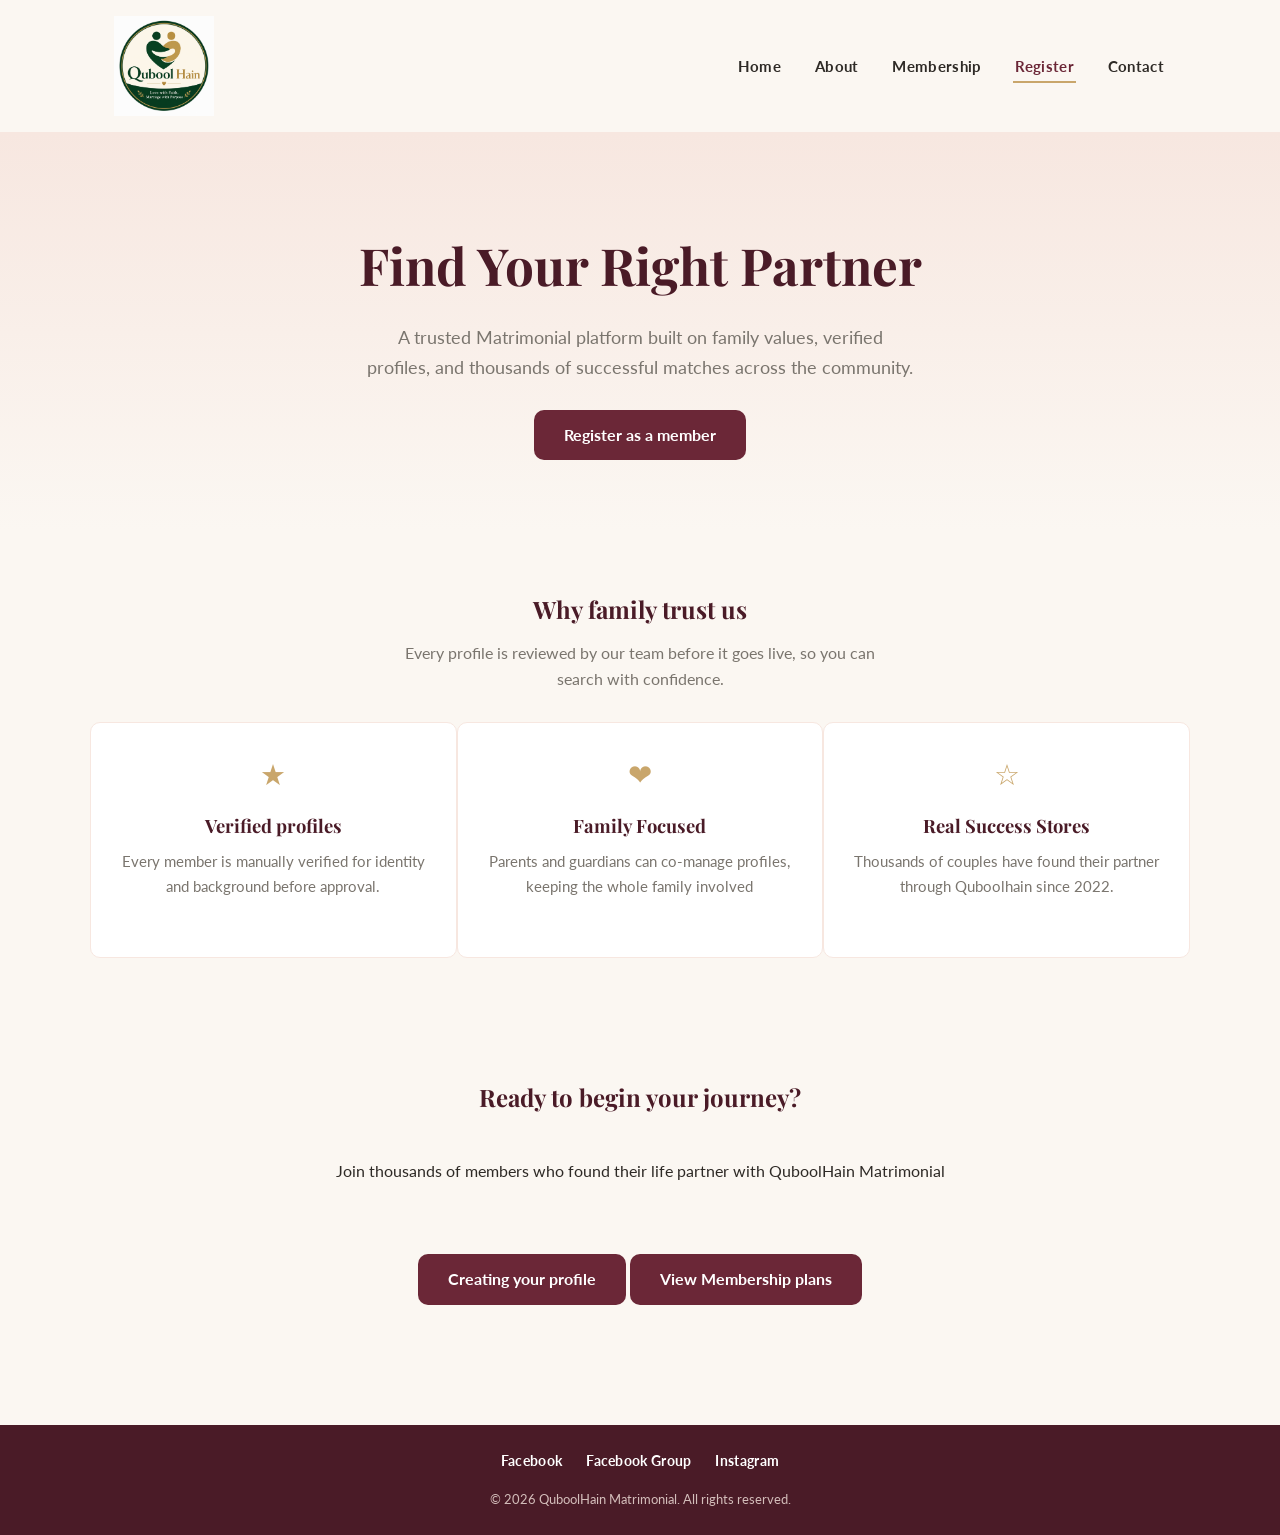
<file: index.html>
<!--
        Student Name: MD Mamatajur Rashed
        Course: IT-150-44 Web Design
        Professor: Anthony Rodriguez
        File Name: index.html
        Date: July 30, 2026
    -->
<!doctype html>
<html lang="en">
  <head>
    <meta charset="UTF-8" />
    <meta name="viewport" content="width=device-width, initial-scale=1.0" />
    <title>Home | QuboolHain Matrimonial</title>
    <link rel="stylesheet" href="css/style.css" />
  </head>

  <body>
    <!-- Website Header -->
    <header>
      <div class="nav-wrap">
        <!-- Website Logo -->
        <a href="index.html" class="logo">
          <img
            src="images/logo.png"
            alt="QuboolHainLogo"
            style="height: 100px; width: auto"
          />
        </a>
        <!-- Mobile Navigation Toggle -->
        <button class="nav-toggle" aria-label="Toggle navigation menu">
          <span></span>
          <span></span>
          <span></span>
        </button>
        <!-- Main Navigation Menu-->
        <nav>
          <ul>
            <li><a href="index.html">Home</a></li>
            <li><a href="about.html">About</a></li>
            <li><a href="services.html">Membership</a></li>
            <li><a href="register.html" aria-current="page">Register</a></li>
            <li><a href="contact.html">Contact</a></li>
          </ul>
        </nav>
      </div>
    </header>
    <!--Hero Section-->
    <section class="hero">
      <h1>Find Your Right Partner</h1>
      <p>
        A trusted Matrimonial platform built on family values, verified
        profiles, and thousands of successful matches across the community.
      </p>

      <!--Registration  tag-->
      <a href="register.html" class="btn">Register as a member</a>
    </section>

    <!--Main Content Section-->
    <section class="section container">
      <h2 class="section-title" style="text-align: center">
        Why family trust us
      </h2>
      <p class="section-sub">
        Every profile is reviewed by our team before it goes live, so you can
        search with confidence.
      </p>
      <div class="grid-3">
        <!---Profile verified-->
        <div class="card">
          <div class="icon">&#9733;</div>
          <h3>Verified profiles</h3>
          <p>
            Every member is manually verified for identity and background before
            approval.
          </p>
        </div>

        <!-- Family focused  Card -->
        <div class="card">
          <div class="icon">&#10084;</div>
          <h3>Family Focused</h3>
          <p>
            Parents and guardians can co-manage profiles, keeping the whole
            family involved
          </p>
        </div>

        <!-- Success Stories Card -->
        <div class="card">
          <div class="icon">&#9734;</div>
          <h3>Real Success Stores</h3>
          <p>
            Thousands of couples have found their partner through Quboolhain
            since 2022.
          </p>
        </div>
      </div>
      <!-- Action Section -->
    </section>
    <section class="section container-action" style="text-align: center">
      <h2>Ready to begin your journey?</h2>
      <p>
        Join thousands of members who found their life partner with QuboolHain
        Matrimonial
      </p>
      <a href="register.html" class="btn">Creating your profile</a>
      <a href="services.html" class="btn"> View Membership plans</a>
    </section>

    <!-- Footer Section -->
    <footer>
      <!--Our company social links-->
      <div class="social-links">
        <a
          href="https://www.facebook.com/Quboolhain"
          target="_blank"
          aria-label="Visit out Facebook Page"
          >Facebook</a
        >
        <a
          href="https://www.facebook.com/groups/quboolhain"
          target="_blank"
          aria-label="Visit out Facebook Group"
          >Facebook Group</a
        >
        <a
          href="https://www.instagram.com/quboolhain_matrimonial/"
          target="_blank"
          aria-label="Visit out Instagram Page"
          >Instagram</a
        >
      </div>
      <p>
        &copy; <span id="copyright-year">2026</span> QuboolHain Matrimonial. All
        rights reserved.
      </p>
    </footer>

    <!--External JavaScript-->
    <script src="js/script.js"></script>
  </body>
</html>
</file>
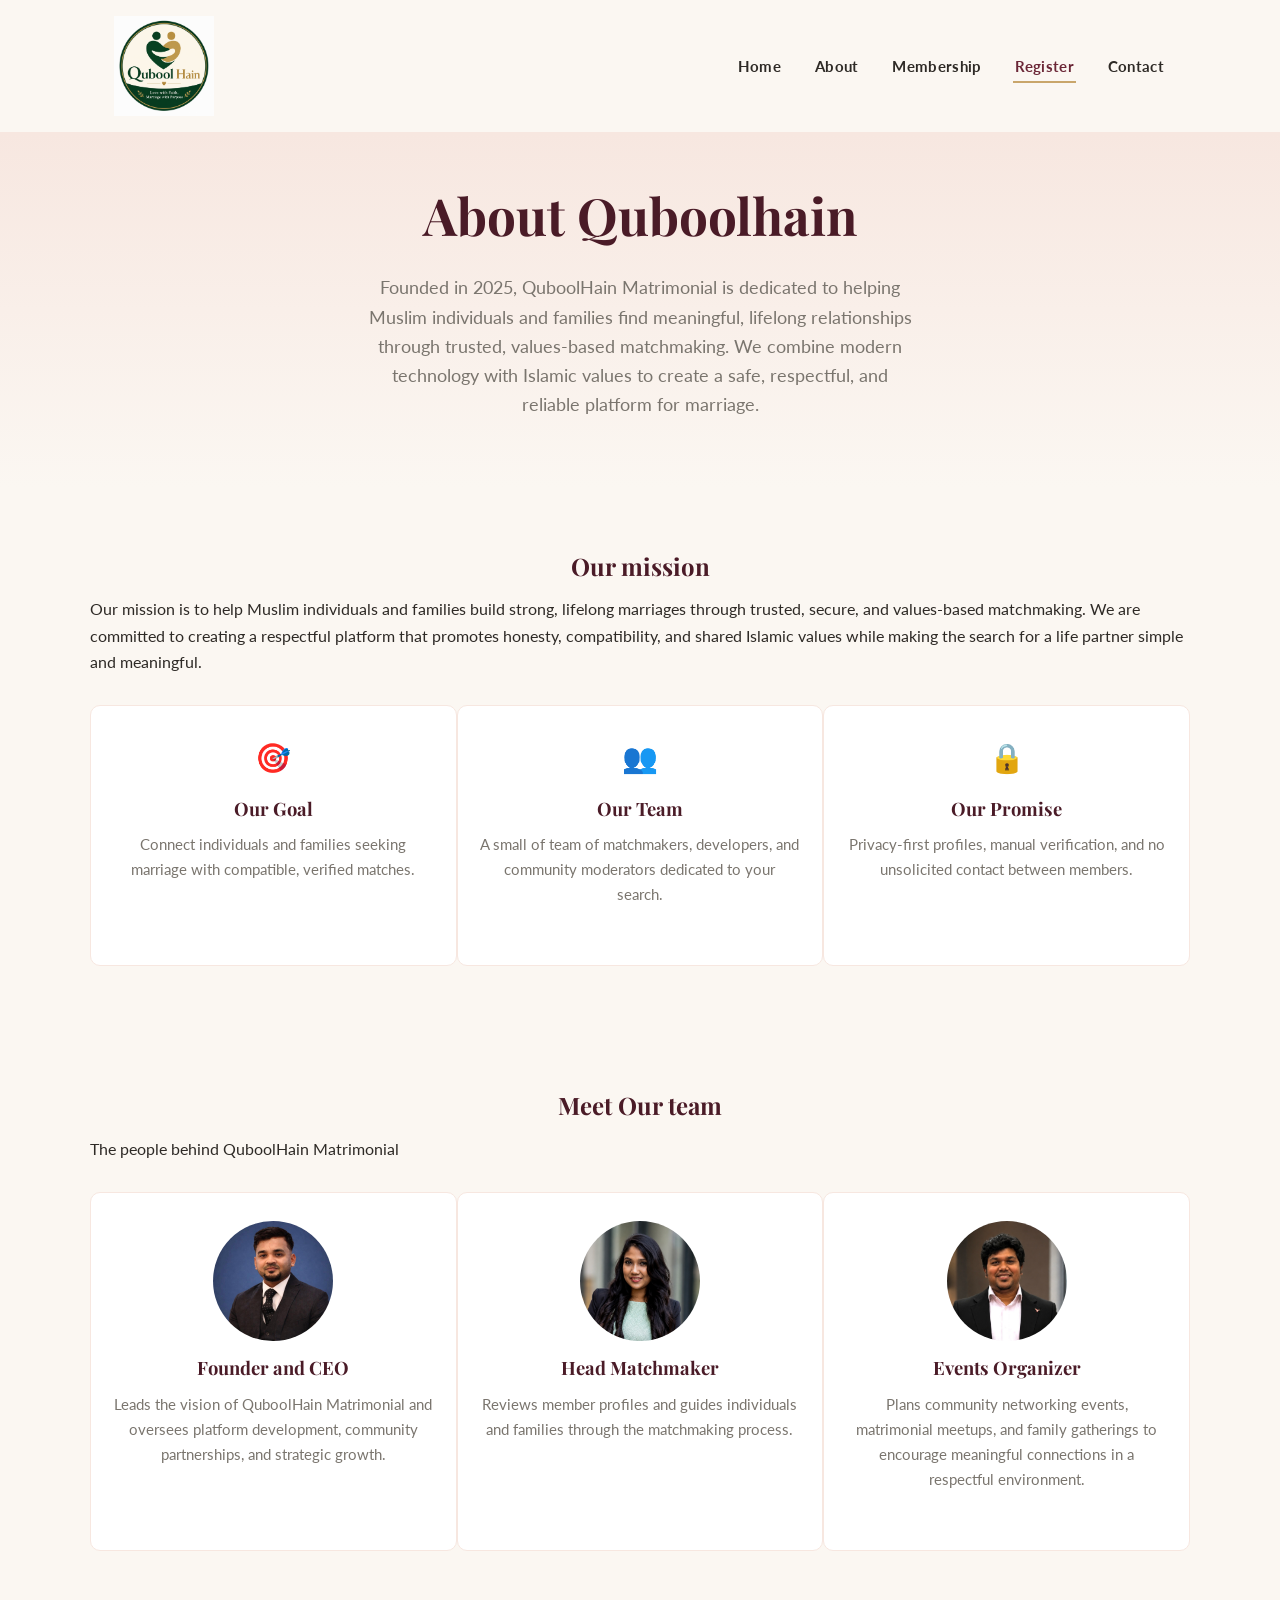
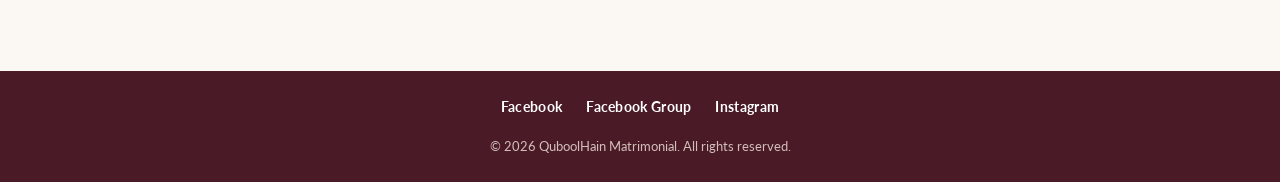
<file: about.html>
<!--
        Student Name: MD Mamatajur Rashed
        Course: IT-150-44 Web Design
        Professor: Anthony Rodriguez
        File Name: about.html
        Date: july 30, 2026
    --><!doctype html>
<html lang="en">
  <head>
    <meta charset="UTF-8" />
    <meta name="viewport" content="width=device-width, initial-scale=1.0" />
    <title>About Us | QuboolHain Matrimonial</title>
    <link rel="stylesheet" href="css/style.css" />
  </head>
  <body>
    <!-- Website Header -->
    <header>
      <div class="nav-wrap">
        <!-- Website Logo -->
        <a href="index.html" class="logo">
          <img
            src="images/logo.png"
            alt="QuboolHain"
            style="height: 100px; width: auto"
          />
        </a>
        <!-- Mobile Navigation Toggle -->
        <button class="nav-toggle" aria-label="Toggle navigation menu">
          <span></span>
          <span></span>
          <span></span>
        </button>
        <!-- Main Navigation Menu-->
        <nav>
          <ul>
            <li><a href="index.html">Home</a></li>
            <li><a href="about.html">About</a></li>
            <li><a href="services.html">Membership</a></li>
            <li><a href="register.html" aria-current="page">Register</a></li>
            <li><a href="contact.html">Contact</a></li>
          </ul>
        </nav>
      </div>
    </header>
    <!--Hero Section-->
    <section class="hero" style="padding: 40px 24px">
      <h1>About Quboolhain</h1>
      <p>
        Founded in 2025, QuboolHain Matrimonial is dedicated to helping Muslim
        individuals and families find meaningful, lifelong relationships through
        trusted, values-based matchmaking. We combine modern technology with
        Islamic values to create a safe, respectful, and reliable platform for
        marriage.
      </p>
    </section>

    <!--Our Mission-->
    <section class="section container">
      <h2 class="section-title">Our mission</h2>
      <p>
        Our mission is to help Muslim individuals and families build strong,
        lifelong marriages through trusted, secure, and values-based
        matchmaking. We are committed to creating a respectful platform that
        promotes honesty, compatibility, and shared Islamic values while making
        the search for a life partner simple and meaningful.
      </p>
      <div class="grid-3">
        <div class="card">
          <div class="icon">&#127919;</div>
          <h3>Our Goal</h3>
          <p>
            Connect individuals and families seeking marriage with compatible,
            verified matches.
          </p>
        </div>

        <div class="card">
          <div class="icon">&#128101;</div>
          <h3>Our Team</h3>
          <p>
            A small of team of matchmakers, developers, and community moderators
            dedicated to your search.
          </p>
        </div>
        <div class="card">
          <div class="icon">&#128274;</div>
          <h3>Our Promise</h3>
          <p>
            Privacy-first profiles, manual verification, and no unsolicited
            contact between members.
          </p>
        </div>
      </div>
    </section>

    <!--Meet Our Team-->
    <section class="section container">
      <h2 class="section-title">Meet Our team</h2>
      <p class="section-hub">The people behind QuboolHain Matrimonial</p>
      <div class="grid-3">
        <div class="card">
          <!-- Photo: Personal photos of out team, used with permission-->
          <img
            src="images/FounderAndPlatformDeveloper01.JPG"
            alt="Founder and CEO"
            style="
              border-radius: 50%;
              width: 120px;
              height: 120px;
              object-fit: cover;
              margin: 0 auto 12px;
            "
          />
          <h3>Founder and CEO</h3>
          <p>
            Leads the vision of QuboolHain Matrimonial and oversees platform
            development, community partnerships, and strategic growth.
          </p>
        </div>
        <div class="card">
          <img
            src="images/HeadMatchmaker.jpg"
            alt="Head of Matchmaker"
            style="
              border-radius: 50%;
              width: 120px;
              height: 120px;
              object-fit: cover;
              margin: 0 auto 12px;
            "
          />
          <h3>Head Matchmaker</h3>
          <p>
            Reviews member profiles and guides individuals and families through
            the matchmaking process.
          </p>
        </div>
        <div class="card">
          <img
            src="images/EventOrganizer.jpg"
            alt="Event Organizer"
            style="
              border-radius: 50%;
              width: 120px;
              height: 120px;
              object-fit: cover;
              margin: 0 auto 12px;
            "
          />
          <h3>Events Organizer</h3>
          <p>
            Plans community networking events, matrimonial meetups, and family
            gatherings to encourage meaningful connections in a respectful
            environment.
          </p>
        </div>
      </div>
    </section>

    <!--Website footer-->
    <footer>
      <!--Our company social links-->
      <div class="social-links">
        <a
          href="https://www.facebook.com/Quboolhain"
          target="_blank"
          aria-label="Visit out Facebook Page"
          >Facebook</a
        >
        <a
          href="https://www.facebook.com/groups/quboolhain"
          target="_blank"
          aria-label="Visit out Facebook Group"
          >Facebook Group</a
        >
        <a
          href="https://www.instagram.com/quboolhain_matrimonial/"
          target="_blank"
          aria-label="Visit out Instagram Page"
          >Instagram</a
        >
      </div>
      <p>
        &copy; <span id="copyright-year">2026</span> QuboolHain Matrimonial. All
        rights reserved.
      </p>
    </footer>
    <!--External JavaScript-->
    <script src="js/script.js"></script>
  </body>
</html>
</file>
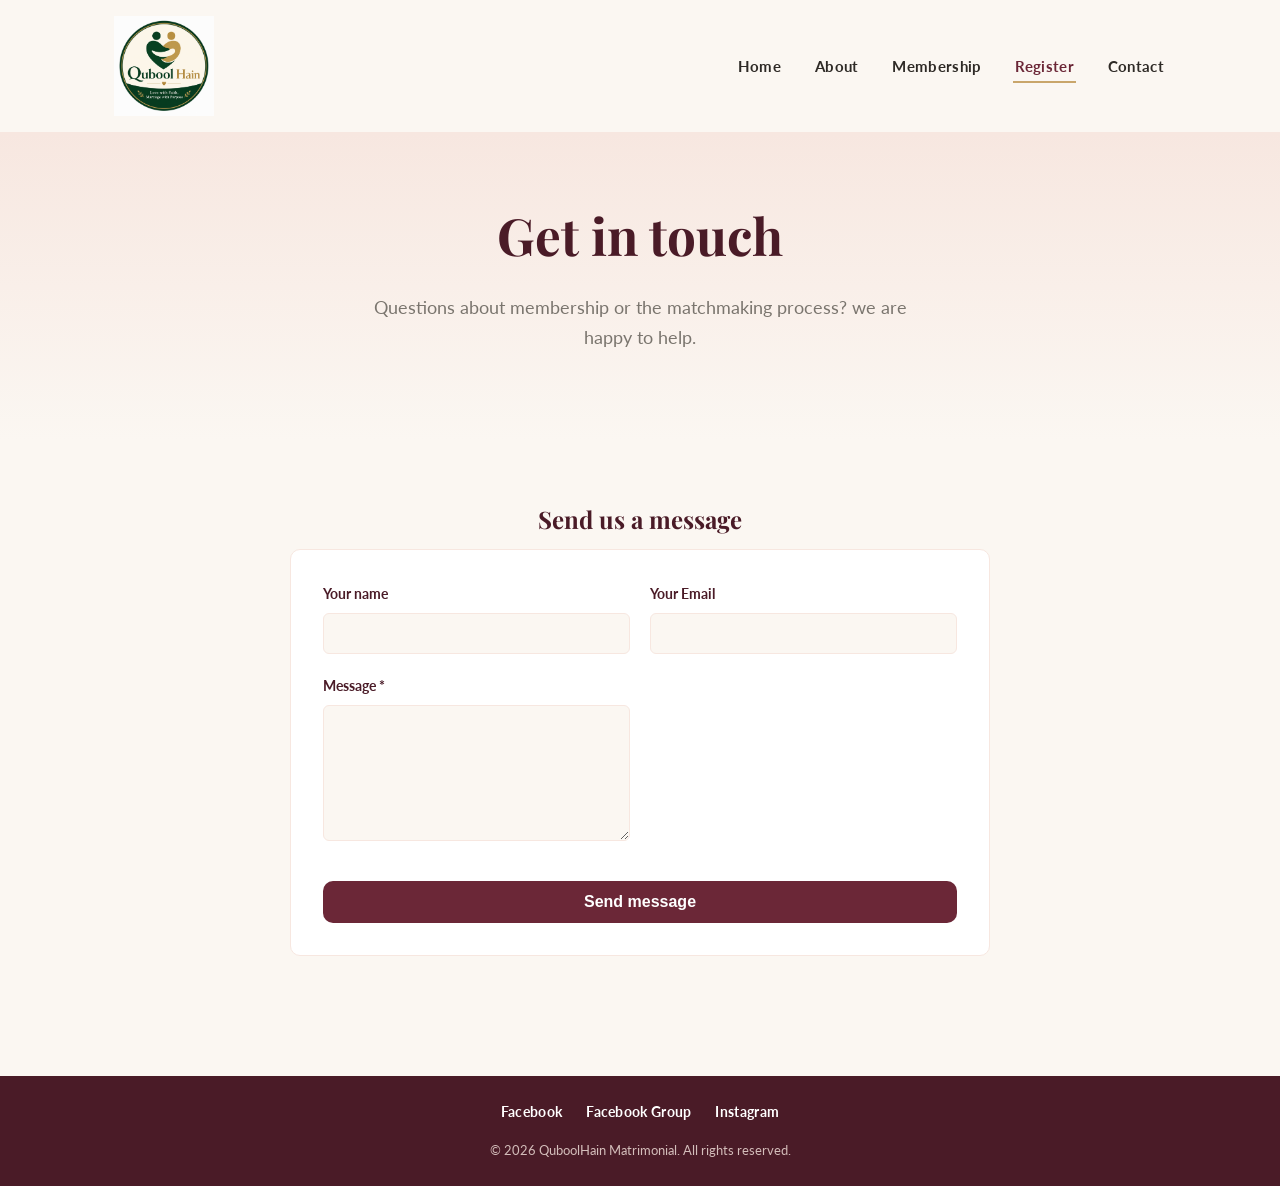
<file: contact.html>
<!--
        Student Name: MD Mamatajur Rashed
        Course: IT-150-44 Web Design
        Professor: Anthony Rodriguez
        File Name: Contact.html
        Date: July 30, 2026
    -->
<!doctype html>
<html lang="en">
  <head>
    <meta charset="UTF-8" />
    <meta name="viewport" content="width=device-width, initial-scale=1.0" />
    <title>Contact Us | QuboolHain Matrimonial</title>
    <link rel="stylesheet" href="css/style.css" />
  </head>
  <body>
    <!-- Website Header -->
    <header>
      <div class="nav-wrap">
        <!-- Website Logo -->
        <a href="index.html" class="logo">
          <img
            src="images/logo.png"
            alt="QuboolHain"
            style="height: 100px; width: auto"
          />
        </a>
        <!-- Mobile Navigation Toggle -->
        <button class="nav-toggle" aria-label="Toggle navigation menu">
          <span></span>
          <span></span>
          <span></span>
        </button>
        <!-- Main Navigation Menu-->
        <nav>
          <ul>
            <li><a href="index.html">Home</a></li>
            <li><a href="about.html">About</a></li>
            <li><a href="services.html">Membership</a></li>
            <li><a href="register.html" aria-current="page">Register</a></li>
            <li><a href="contact.html">Contact</a></li>
          </ul>
        </nav>
      </div>
    </header>
    <!--Hero Section-->
    <section class="hero" style="padding: 60px 24px">
      <h1>Get in touch</h1>
      <p>
        Questions about membership or the matchmaking process? we are happy to
        help.
      </p>
    </section>

    <section class="section container">
      <h2 class="section-title">Send us a message</h2>
      <form action="#" method="post" onsubmit="return false;">
        <div class="form-row">
          <div class="form-group">
            <label for="customer-name">Your name</label>
            <input
              type="text"
              id="customer-name"
              name="customer-name"
              required
            />
          </div>
          <div class="form-group">
            <label for="customer-email">Your Email</label>
            <input
              type="email"
              id="customer-email"
              name="customer-email"
              required
            />
          </div>
          <div class="form-row">
            <div class="form-group full">
              <label for="customer-message">Message *</label>
              <textarea
                id="customer-message"
                name="customer-message"
                rows="6"
                required
              >
              </textarea>
            </div>
          </div>
        </div>
        <button type="submit" class="btn" style="width: 100%">
          Send message
        </button>
      </form>
    </section>
    <!-- website footer-->
    <footer>
      <!--Our company social links-->
      <div class="social-links">
        <a
          href="https://www.facebook.com/Quboolhain"
          target="_blank"
          aria-label="Visit out Facebook Page"
          >Facebook</a
        >
        <a
          href="https://www.facebook.com/groups/quboolhain"
          target="_blank"
          aria-label="Visit out Facebook Group"
          >Facebook Group</a
        >
        <a
          href="https://www.instagram.com/quboolhain_matrimonial/"
          target="_blank"
          aria-label="Visit out Instagram Page"
          >Instagram</a
        >
      </div>
      <p>
        &copy; <span id="copyright-year">2026</span> QuboolHain Matrimonial. All
        rights reserved.
      </p>
    </footer>
    <!--External JavaScript-->
    <script src="js/script.js"></script>
  </body>
</html>
</file>
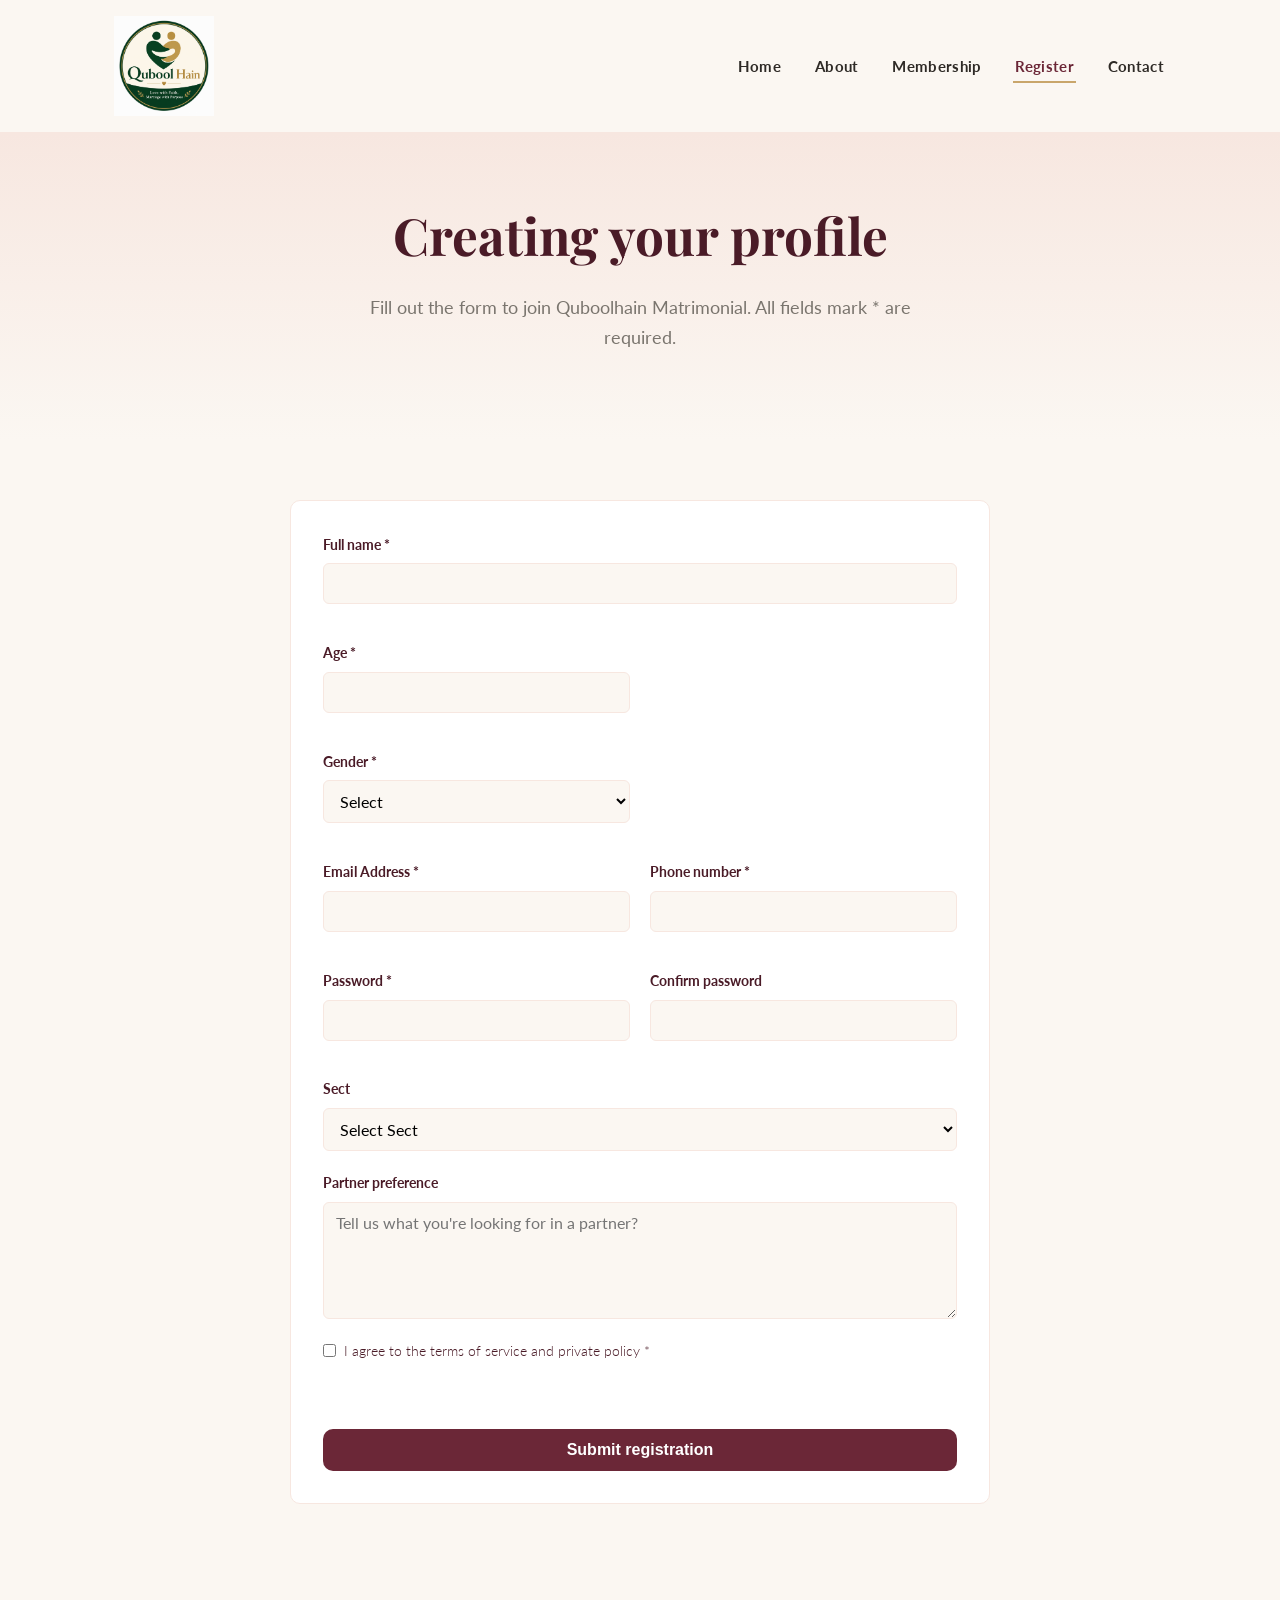
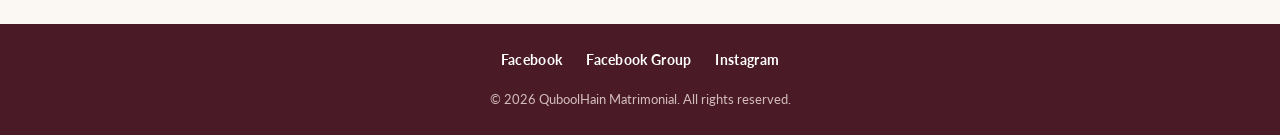
<file: register.html>
<!--
        Student Name: MD Mamatajur Rashed
        Course: IT-150-44 Web Design
        Professor: Anthony Rodriguez
        File Name: register.html
        Date: july 30, 2026
    -->
<!doctype html>
<html lang="en">
  <head>
    <meta charset="UTF-8" />
    <meta name="viewport" content="width=device-width, initial-scale=1.0" />
    <title>Member Registration | QuboolHain Matrimonial</title>
    <link rel="stylesheet" href="css/style.css" />
  </head>

  <body>
    <!-- Website Header -->
    <header>
      <div class="nav-wrap">
        <!-- Website Logo -->
        <a href="index.html" class="logo">
          <img
            src="images/logo.png"
            alt="QuboolHain"
            style="height: 100px; width: auto"
          />
        </a>
        <!-- Mobile Navigation Toggle -->
        <button class="nav-toggle" aria-label="Toggle navigation menu">
          <span></span>
          <span></span>
          <span></span>
        </button>
        <!-- Main Navigation Menu-->
        <nav>
          <ul>
            <li><a href="index.html">Home</a></li>
            <li><a href="about.html">About</a></li>
            <li><a href="services.html">Membership</a></li>
            <li><a href="register.html" aria-current="page">Register</a></li>
            <li><a href="contact.html">Contact</a></li>
          </ul>
        </nav>
      </div>
    </header>
    <!-- Hero Section -->
    <section class="hero" style="padding: 60px 24px">
      <h1>Creating your profile</h1>
      <p>
        Fill out the form to join Quboolhain Matrimonial. All fields mark * are
        required.
      </p>
    </section>
    <section class="section container" aria-label="Registration Form">
      <div class="form-success">
        Registration successful! Welcome to QuboolHain Matrimonial. Our team
        will review your profile shortly
      </div>

      <!--Register Form-->

      <form id="registration-form" novalidate>
        <!--Full Name-->
        <div class="form-row">
          <div class="form-group full">
            <label for="fullname">Full name *</label>
            <input
              type="text"
              id="fullname"
              name="fullname"
              required
              minlength="3"
            />
            <div class="error-msg" id="fullname-error"></div>
          </div>
        </div>
        <!--Gender and age-->
        <div class="form-row">
          <div class="form-group">
            <label for="age">Age *</label>
            <input
              type="number"
              id="age"
              name="age"
              min="20"
              max="100"
              required
            />
            <div class="error-msg" id="age-error"></div>
          </div>
        </div>

        <div class="form-row">
          <div class="form-group">
            <label for="gender">Gender *</label>
            <select id="gender" name="gender" required>
              <option value="">Select</option>
              <option value="male">Male</option>
              <option value="female">Female</option>
            </select>
            <div class="error-msg" id="gender-error"></div>
          </div>
        </div>

        <!--Contact information-->
        <div class="form-row">
          <div class="form-group">
            <label for="email">Email Address * </label>
            <input type="email" id="email" name="email" required />
            <div class="error-msg" id="email-error"></div>
          </div>

          <div class="form-group">
            <label for="phone">Phone number * </label>
            <input type="tel" id="phone" name="phone" required />
            <div class="error-msg" id="phone-error"></div>
          </div>
        </div>

        <!--Password-->

        <div class="form-row">
          <div class="form-group">
            <label for="password">Password *</label>
            <input
              type="password"
              id="password"
              name="password"
              required
              minlength="10"
            />
            <div class="error-msg" id="password-error"></div>
          </div>
          <div class="form-group">
            <label for="confirm-password">Confirm password</label>
            <input
              type="password"
              id="confirm-password"
              name="confirm-password"
              required
              minlength="10"
            />
            <div class="error-msg" id="confirm-password-error"></div>
          </div>
        </div>

        <!--Sect-->

        <div class="form-row">
          <div class="form-group full">
            <label for="religion">Sect</label>
            <select id="religion" name="religion">
              <option value="select">Select Sect</option>
              <option value="sunni">Sunni</option>
              <option value="shia">Shia</option>
              <option value="Other">Other</option>
            </select>
          </div>
        </div>

        <!--Preferences-->

        <div class="form-row">
          <div class="form-group full">
            <label for="preferences"> Partner preference</label>
            <textarea
              id="preferences"
              name="preferences"
              rows="5"
              placeholder="Tell us what you're looking for in a partner?"
            ></textarea>
          </div>
        </div>

        <!--Terms and Conditions-->

        <div class="form-row">
          <div class="checkbox-row">
            <input type="checkbox" id="terms" name="terms" required />
            <label for="terms" style="font-weight: 300; margin: 0"
              >I agree to the terms of service and private policy *</label
            >
          </div>
          <div
            class="error-msg"
            id="terms-error"
            style="grid-column: 1 / -1"
          ></div>
        </div>

        <!--Submit Button-->
        <button type="submit" class="btn" style="width: 100%; margin-top: 10px">
          Submit registration
        </button>
      </form>
    </section>

    <!--Website footer-->

    <footer>
      <!--Our company social links-->
      <div class="social-links">
        <a
          href="https://www.facebook.com/Quboolhain"
          target="_blank"
          aria-label="Visit out Facebook Page"
          >Facebook</a
        >
        <a
          href="https://www.facebook.com/groups/quboolhain"
          target="_blank"
          aria-label="Visit out Facebook Group"
          >Facebook Group</a
        >
        <a
          href="https://www.instagram.com/quboolhain_matrimonial/"
          target="_blank"
          aria-label="Visit out Instagram Page"
          >Instagram</a
        >
      </div>
      <p>
        &copy; <span id="copyright-year">2026</span> QuboolHain Matrimonial. All
        rights reserved.
      </p>
    </footer>
    <!--External JavaScript-->
    <script src="js/script.js"></script>
  </body>
</html>
</file>
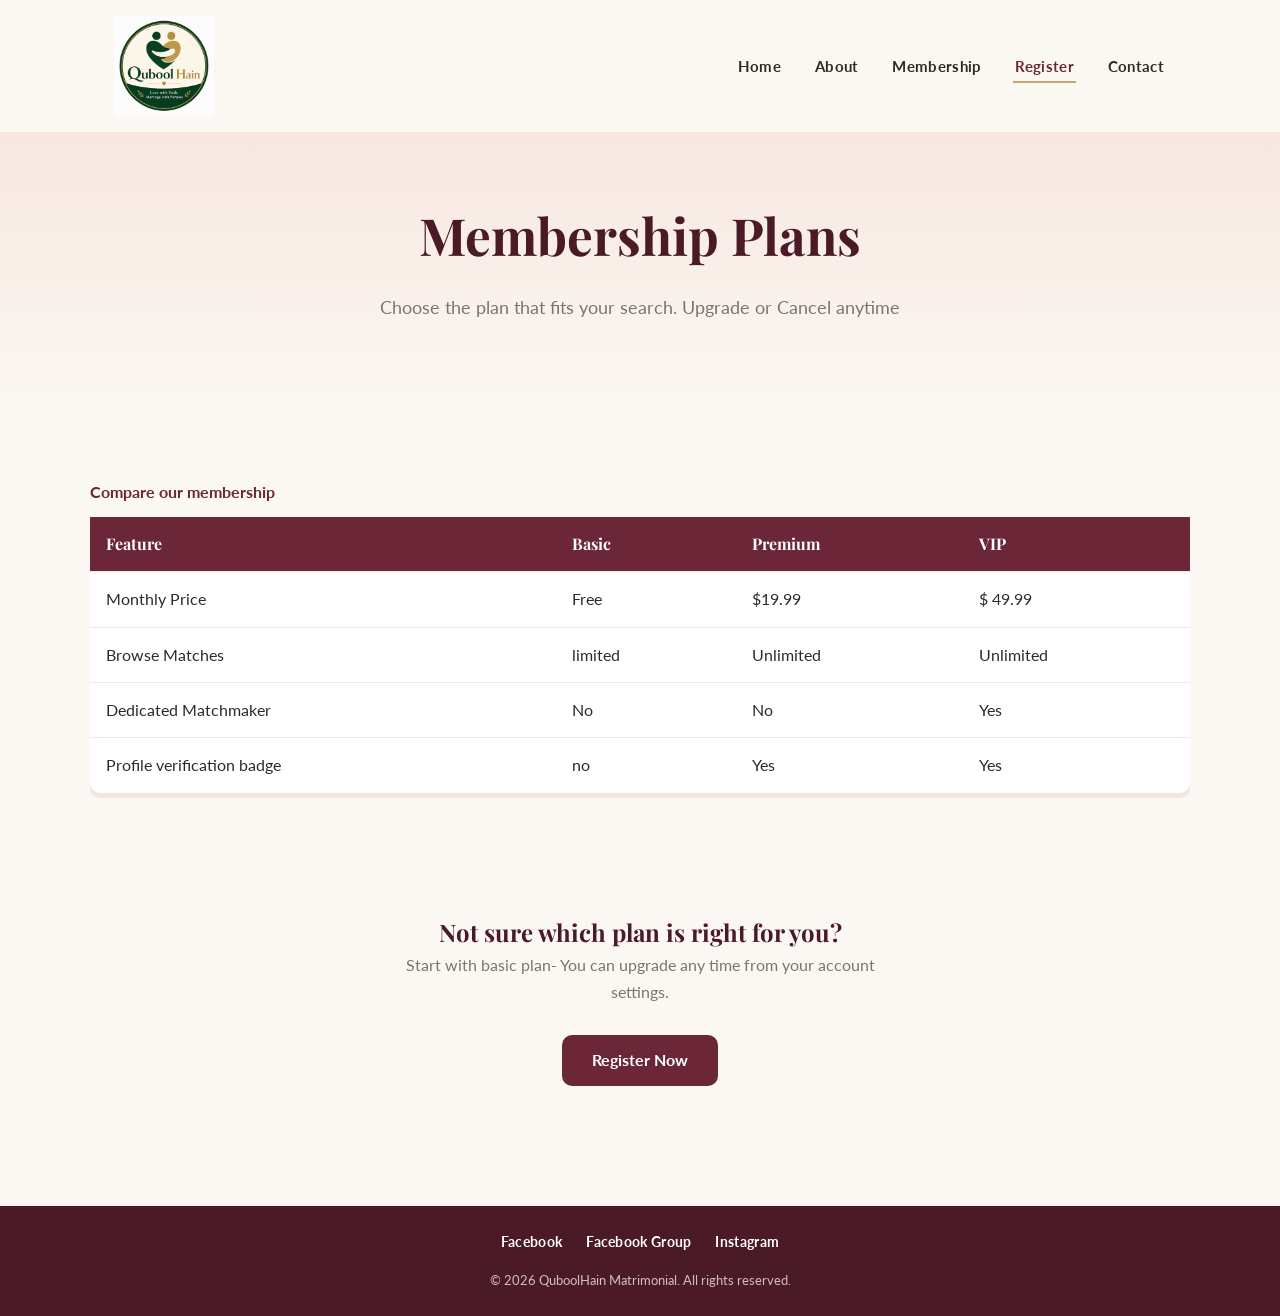
<file: services.html>
<!--
        Student Name: MD Mamatajur Rashed
        Course: IT-150-44 Web Design
        Professor: Anthony Rodriguez
        File Name: services.html
        Date: july 30, 2026
    -->
<!doctype html>
<html lang="en">
  <head>
    <meta charset="UTF-8" />
    <meta name="viewport" content="width=device-width, initial-scale=1.0" />
    <title>Membership Plans | QuboolHain Matrimonial</title>
    <link rel="stylesheet" href="css/style.css" />
  </head>
  <body>
    <!-- Website Header -->
    <header>
      <div class="nav-wrap">
        <!-- Website Logo -->
        <a href="index.html" class="logo">
          <img
            src="images/logo.png"
            alt="QuboolHainLogo"
            style="height: 100px; width: auto"
          />
        </a>
        <!-- Mobile Navigation Toggle -->
        <button class="nav-toggle" aria-label="Toggle navigation menu">
          <span></span>
          <span></span>
          <span></span>
        </button>
        <!-- Main Navigation Menu-->
        <nav>
          <ul>
            <li><a href="index.html">Home</a></li>
            <li><a href="about.html">About</a></li>
            <li><a href="services.html">Membership</a></li>
            <li><a href="register.html" aria-current="page">Register</a></li>
            <li><a href="contact.html">Contact</a></li>
          </ul>
        </nav>
      </div>
    </header>
    <!-- Hero Section -->
    <section class="hero" style="padding: 60px 24px">
      <h1>Membership Plans</h1>
      <p>Choose the plan that fits your search. Upgrade or Cancel anytime</p>
    </section>
    <!-- Membership Comparison Table -->
    <section class="section container">
      <table class="plans">
        <caption>
          Compare our membership
        </caption>
        <thead>
          <tr>
            <th scope="col">Feature</th>
            <th scope="col">Basic</th>
            <th scope="col">Premium</th>
            <th scope="col">VIP</th>
          </tr>
        </thead>
        <tbody>
          <tr>
            <td>Monthly Price</td>
            <td>Free</td>
            <td class="highlight">$19.99</td>
            <td>$ 49.99</td>
          </tr>
          <tr>
            <td>Browse Matches</td>
            <td>limited</td>
            <td>Unlimited</td>
            <td>Unlimited</td>
          </tr>
          <tr>
            <td>Dedicated Matchmaker</td>
            <td>No</td>
            <td>No</td>
            <td>Yes</td>
          </tr>
          <tr>
            <td>Profile verification badge</td>
            <td>no</td>
            <td>Yes</td>
            <td>Yes</td>
          </tr>
        </tbody>
      </table>
    </section>
    <!-- Action Section -->
    <section class="section container" style="text-align: center">
      <h2>Not sure which plan is right for you?</h2>
      <p class="section-sub">
        Start with basic plan- You can upgrade any time from your account
        settings.
      </p>
      <a href="register.html" class="btn">Register Now</a>
    </section>
    <!-- Website Footer -->
    <footer>
      <!--Our company social links-->
      <div class="social-links">
        <a
          href="https://www.facebook.com/Quboolhain"
          target="_blank"
          aria-label="Visit out Facebook Page"
          >Facebook</a
        >
        <a
          href="https://www.facebook.com/groups/quboolhain"
          target="_blank"
          aria-label="Visit out Facebook Group"
          >Facebook Group</a
        >
        <a
          href="https://www.instagram.com/quboolhain_matrimonial/"
          target="_blank"
          aria-label="Visit out Instagram Page"
          >Instagram</a
        >
      </div>
      <p>
        &copy; <span id="copyright-year">2026</span> QuboolHain Matrimonial. All
        rights reserved.
      </p>
    </footer>
    <!--External JavaScript-->
    <script src="js/script.js"></script>
  </body>
</html>
</file>
<file: css/style.css>
/* Student Name: MD Mamatajur Rashed
        Course: IT-150-44 Web Design
        Professor: Anthony Rodriguez
        File Name: style.css
        Date: July 30, 2026 
*/

/* Fonts: Playfair Display and Lato from google fonts. its free for use*/
@import url("https://fonts.googleapis.com/css2?family=Playfair+Display:wght@500;700&family=Lato:wght@400;700&display=swap");

:root {
    --burgundy: #6b2737;
    --burgundy-dark: #4a1b27;
    --gold: #c9a66b;
    --cream: #fbf7f2;
    --blush: #f7e7e0;
    --charcoal: #2e2a26;
    --grey: #7a756e;
    --radius: 10px;
    --max-width: 1100px;
}

* {
    box-sizing: border-box;
    margin: 0;
    padding: 0;
}

html {
    scroll-behavior: smooth;
}


/* Body */

body {
    font-family: 'Lato', sans-serif;
    color: var(--charcoal);
    background: var(--cream);
    line-height: 1.65;
}

/* Header */
h1,
h2,
h3 {
    font-family: 'Playfair Display', serif;
    font-weight: 700;
    color: var(--burgundy-dark);
}

a {
    color: inherit;
    text-decoration: none;
}

/* Images */
img {
    max-width: 100%;
    display: block;
}

.container {
    max-width: var(--max-width);
    margin: 0 auto;
    padding: 0 25px;
}

/* Header */
header {
    background: var(--cream);
    border-bottom: 1px solid var(--blush);
    position: sticky;
    top: 0;
    z-index: 100;
}

.nav-wrap {
    display: flex;
    align-items: center;
    justify-content: space-between;
    padding: 16px 24px;
    max-width: var(--max-width);
    margin: 0 auto;
}

.logo {
    display: flex;
    align-items: center;
}

.logo img {
    height: 60px;
    width: auto;
    display: block;
}

.nav-toggle {
    display: none;
    flex-direction: column;
    gap: 5px;
    background: none;
    border: none;
    cursor: pointer;
    padding: 8px;

}

.nav-toggle span {
    width: 26px;
    height: 2px;
    background: var(--burgundy);
    display: block;
}

nav ul {
    list-style: none;
    display: flex;
    gap: 30px;
}

nav ul li a {
    font-weight: 700;
    font-size: .95rem;
    letter-spacing: .3px;
    padding: 6px 2px;
    border-bottom: 2px solid transparent;
}

nav ul li a:hover,
nav ul li a[aria-current="page"] {
    color: var(--burgundy);
    border-color: var(--gold);
}

/* hero */

.hero {
    text-align: center;
    padding: 90px 24px 70px;
    background: linear-gradient(180deg, var(--blush) 0%, var(--cream) 100%);
    animation: fadeIn 1s ease-in;
}

.hero h1 {
    font-size: clamp(2rem, 5vw, 3.2rem);
    margin-bottom: 16px;
}

.hero p {
    max-width: 550px;
    margin: 0 auto 28px;
    color: var(--grey);
    font-size: 1.1rem;
}

/* Animation fadeIn -----*/
@keyframes fadeIn {
    from {
        opacity: 0;
        transform: translateY(12px);
    }

    to {
        opacity: 1;
        transform: translateY(0);
    }
}

/*----- Button ----- */

.btn {
    display: inline-block;
    background-color: var(--burgundy);
    color: white;
    padding: 12px 30px;
    border-radius: var(--radius);
    font-weight: 700;
    border: none;
    cursor: pointer;
    font-size: 1rem;
    transition: background 0.25s ease, transform .15s ease;
}




.btn:hover {
    background: var(--burgundy-dark);
    transform: translateY(-2px);
}

/* ------Card and grid---- */
.section {
    padding: 60px 0;
}

.section-title {
    text-align: center;
    margin-bottom: 10px;
}

.section-sub {
    text-align: center;
    color: var(--grey);
    max-width: 500px;
    margin: 0 auto 40px;
}

.section p {
    margin-bottom: 30px;
}

.grid-3 {
    display: grid;
    grid-template-columns: repeat(3, 1fr);
}

.card {
    background: white;
    border: 1px solid var(--blush);
    border-radius: var(--radius);
    padding: 28px 22px;
    text-align: center;
    transition: transform 0.25s ease, box-shadow 0.25s ease;
}

.card:hover {
    transform: translateY(-4px);
    box-shadow: 0 10px 24px rgb(107, 39, 55, 0.12);
}

.card .icon {
    font-size: 1.8rem;
    margin-bottom: 12px;
    color: var(--gold);
}

.card h3 {
    font-size: 1.15rem;
    margin-bottom: 8px;
}

.card {
    color: var(--grey);
    font-size: .95rem;
}

.container-action p {
    text-align: center;
    padding: 40px 25px;
}

.form-success {
    display: none;
    background: white;
    color: green;
    padding: 14px;
    border-radius: 6px;
    margin-bottom: 18px;
    font-size: 0.9rem;
}

/* -----Forms--- */
form {
    background: #fff;
    border: 1px solid var(--blush);
    border-radius: var(--radius);
    padding: 32px;
    max-width: 700px;
    margin: 0 auto;
}


.form-row {
    display: grid;
    grid-template-columns: 1fr 1fr;
    gap: 20px;
    margin-bottom: 20px;
}

.form-group {
    display: flex;
    flex-direction: column;
}

.form-group.full {
    grid-column: 1 / -1;
}

label {
    font-weight: 700;
    font-size: .9rem;
    margin-bottom: 7px;
    color: var(--burgundy-dark);
}

input,
select,
textarea {
    font-family: 'Lato', sans-serif;
    padding: 10px 12px;
    border: 1px solid #f7e7e0;
    border-radius: 6px;
    font-size: 1rem;
    background: var(--cream);
}

input:focus,
select:focus,
textarea:focus {
    outline: none;
    border-color: var(--gold);
    box-shadow: 0 0 0 3px rgba(201, 166, 107, .25);
}

/* Message error */

.error-msg {
    color: red;
    font-size: .8rem;
    margin-top: 4px;
    min-height: 1em;
}

/* Check Box */
.checkbox-row {
    display: flex;
    align-items: center;
    gap: 8px;
    grid-column: 1 / -1;
    font-size: .9rem;
    color: var(--grey);
}

.checkbox-row input {
    width: auto;
}

/* table for services  */
table.plans {
    width: 100%;
    border-collapse: collapse;
    background: #fff;
    border-radius: var(--radius);
    overflow: hidden;
    box-shadow: 0 5px rgb(107, 39, 55, .08);
}

table.plans caption {
    text-align: left;
    font-weight: 700;
    color: var(--burgundy);
    padding: 8px 0 12px;
}

table.plans th,
table.plans td {
    padding: 14px 16px;
    text-align: left;
    border-bottom: 1px solid var(--blush);
}

table.plans th {
    background: var(--burgundy);
    color: #fff;
    font-family: 'Playfair Display', sans-serif;

}

table.plans tr:last-child td {
    border-bottom: none;
}

/* ---Footer--- */
footer {
    background-color: var(--burgundy-dark);
    color: var(--blush);
    text-align: center;
    padding: 25px 23px;
    margin-top: 60px;
}

footer p {
    font-size: .80rem;
    opacity: .80;
}

.social-links {
    display: flex;
    justify-content: center;
    gap: 24px;
    flex-wrap: wrap;
    margin-bottom: 12px;
}

.social-links a {
    color: white;
    font-size: .85rem;
    font-weight: 700;
    letter-spacing: .3px;
    border-bottom: 5px solid transparent;
}

.social-links a:hover {
    border-color: var(--gold);
    opacity: .85;
}

/* Responsive */

@media (max-width:900px) {
    .grid-3 {
        grid-template-columns: 1fr 1fr;
    }

    .form-row {
        grid-template-columns: 1fr;
    }
}

@media(max-width:700px) {
    .nav-toggle {
        display: flex;
    }


    nav ul {
        display: none;
        flex-direction: column;
        position: absolute;
        top: 100%;
        left: 0;
        right: 0;
        background: var(--cream);
        border-bottom: 5px solid var(--blush);
        padding: 16px 24px;
        gap: 16px;
    }

    nav ul.nav-open {
        display: flex;
    }

    .nav-wrap {
        position: relative;
    }

    .nav-toggle span {
        transition: transform .2s ease, opacity .2s ease;
    }

    .nav-toggle.open span:nth-child(1) {
        transform: translateY(7px) rotate(45deg);
    }

    .nav-toggle.open span:nth-child(2) {
        opacity: 0;
    }

    .nav-toggle.open span:nth-child(3) {
        transform: translateY(-7px) rotate(-45deg);
    }

    .grid-3 {
        display: grid;
        grid-template-columns: 1fr;
        gap: 25px;

    }

    form {
        padding: 22px;
    }

    table.plans {
        table.plans {
            display: block;
            width: 100%;
            overflow-x: auto;
            white-space: nowrap;
            -webkit-overflow-scrolling: touch;

        }
    }

    .btn {
        display: block;
        width: 100%;
        margin: 20px;
        text-align: center;
    }

    .section {
        padding: 40px;
    }

    .section-title {
        text-align: center;
        margin: 0 auto 20px;

    }

    .section p {
        text-align: center;
        width: 100%;
    }
}
</file>
